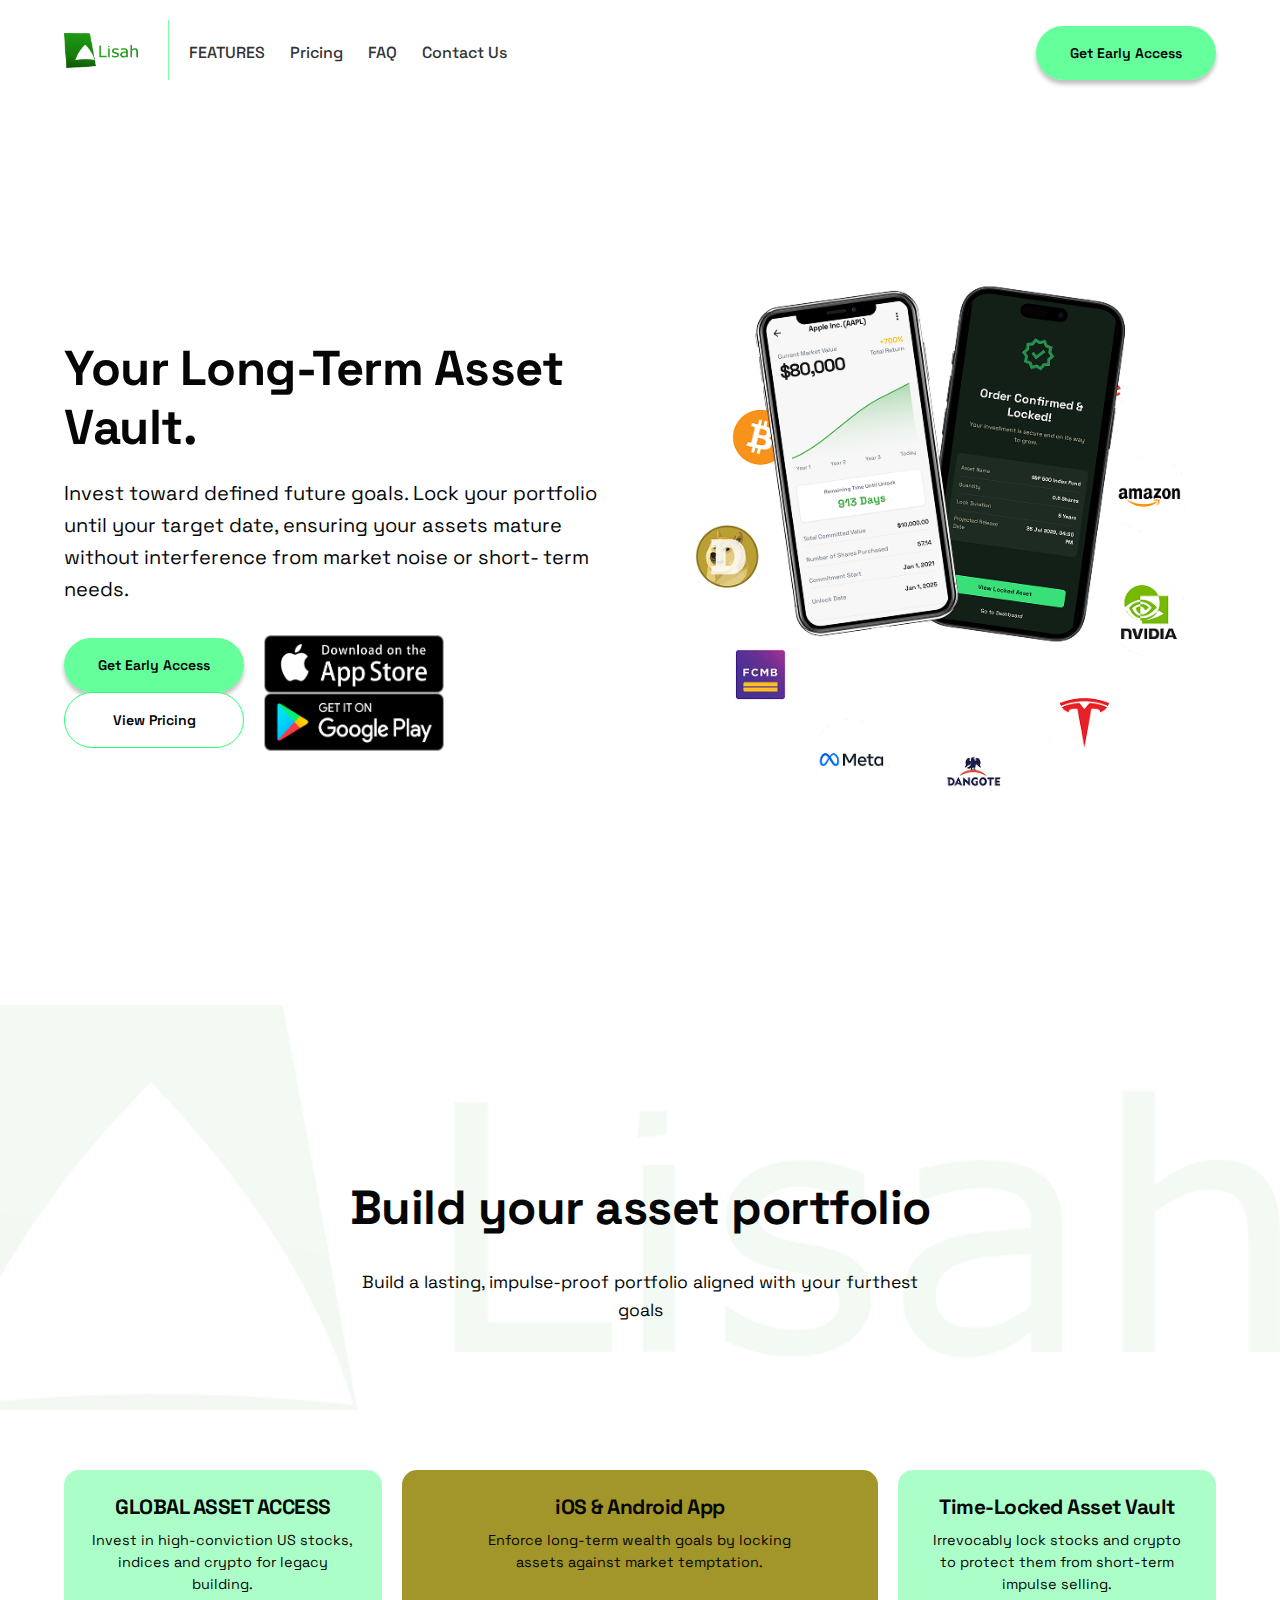
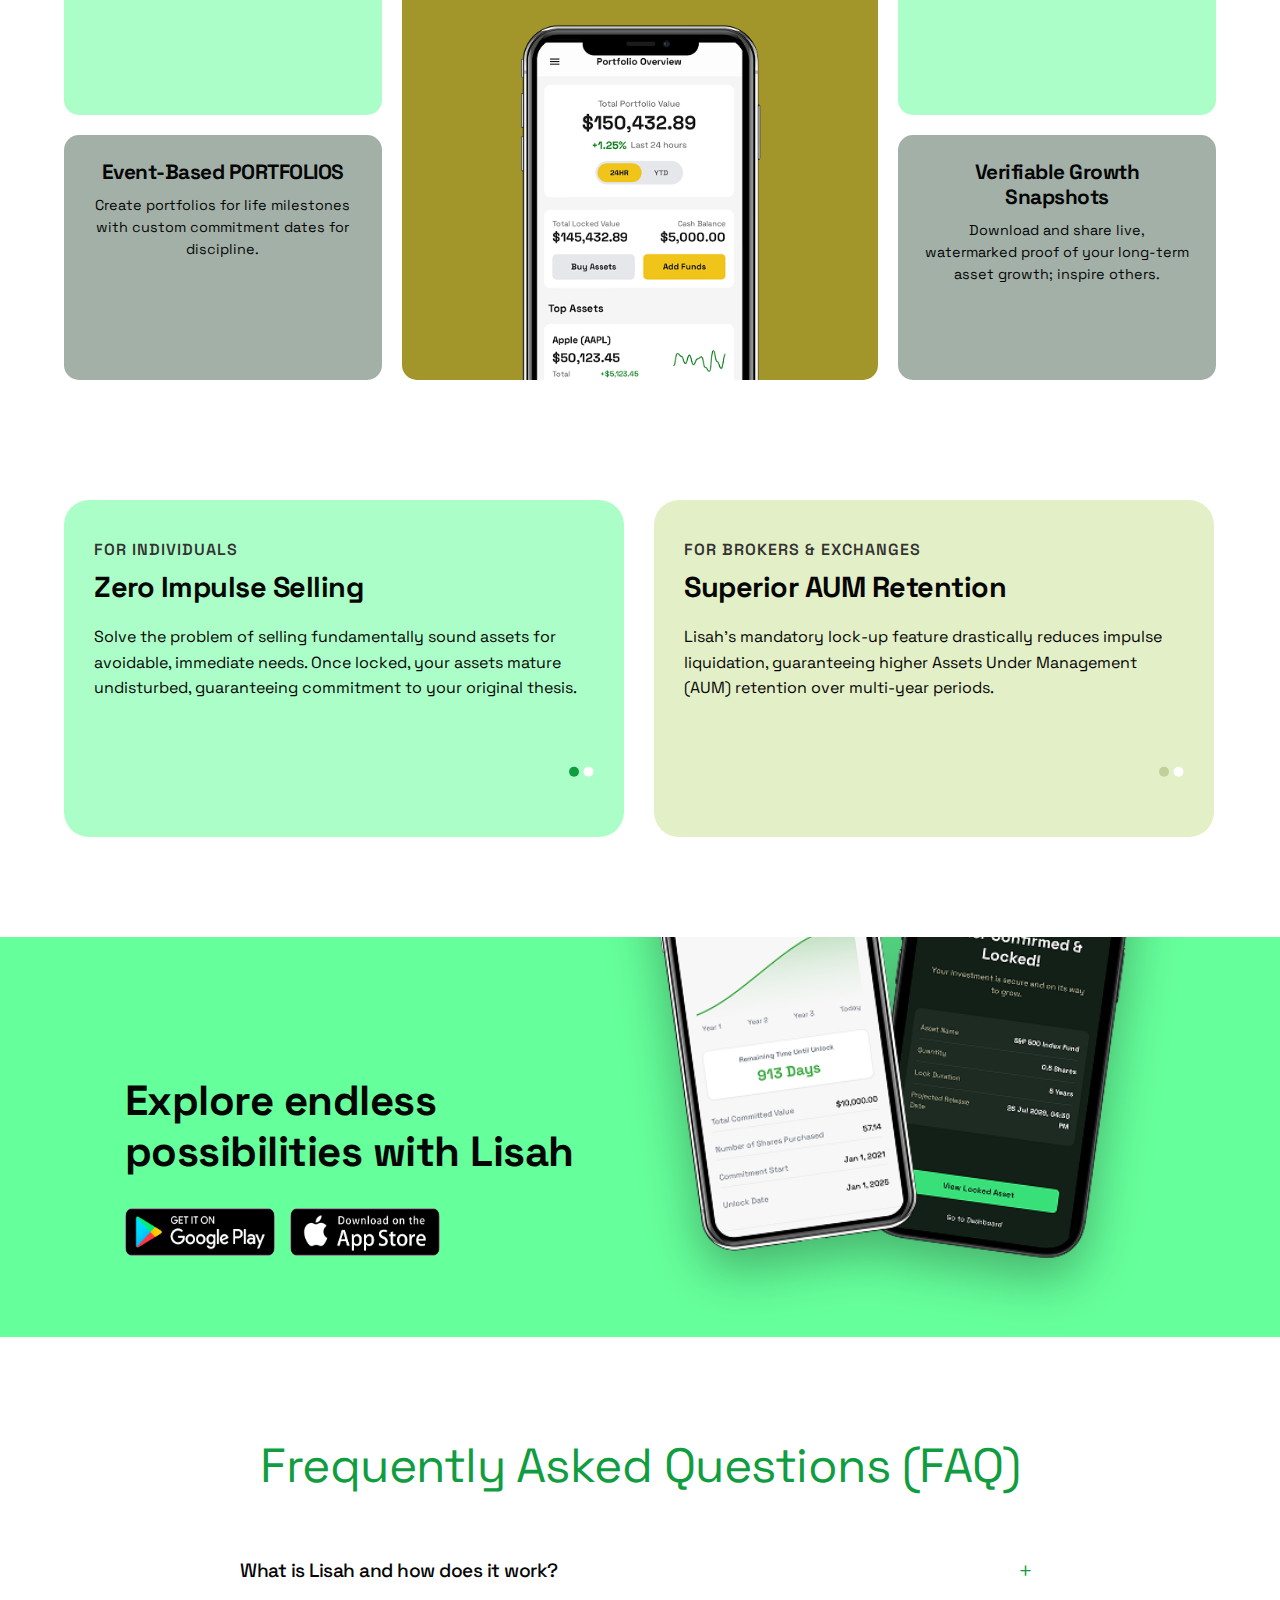
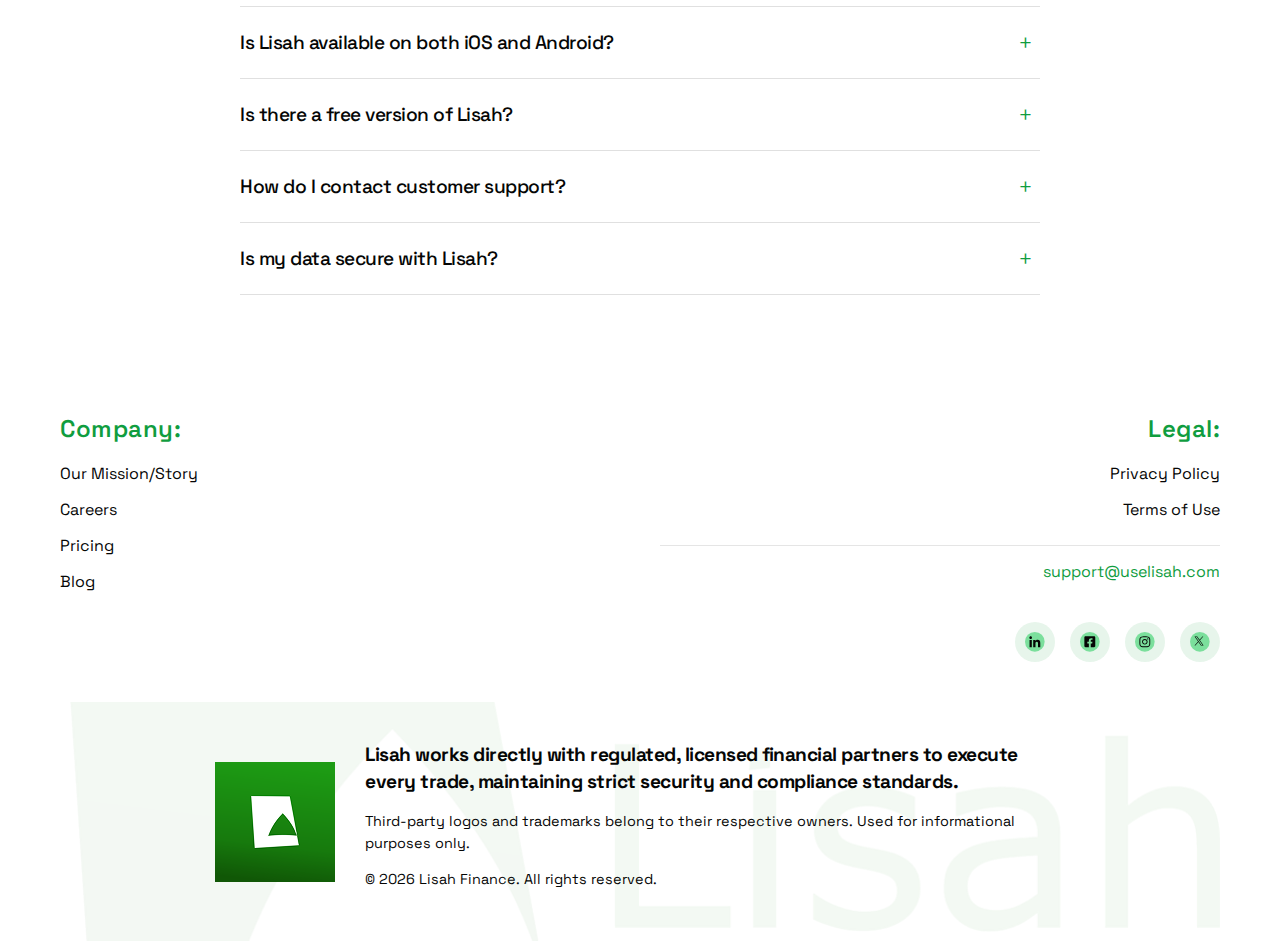
<file: index.html>
<!DOCTYPE html>
<html lang="en">
<head>
    <meta charset="UTF-8">
    <meta name="viewport" content="width=device-width, initial-scale=1.0">
    <title>Lisah Finance</title>
    <link rel="stylesheet" href="https://cdnjs.cloudflare.com/ajax/libs/font-awesome/6.4.0/css/all.min.css">
    <link rel="stylesheet" href="./styles.css">
</head>
<script async src="https://www.googletagmanager.com/gtag/js?id=G-QYB5BD415E"></script>
<script>
  window.dataLayer = window.dataLayer || [];
  function gtag(){dataLayer.push(arguments);}
  gtag('js', new Date());

  gtag('config', 'G-QYB5BD415E');
</script>
<body>
    <!-- NAVIGATION - NO CONTAINER -->
    <nav class="navbar">
        <!-- Desktop Navigation - Everything in one container -->
        <ul class="nav-links">
            <li class="logo-item">
                <img class="logo" src="./images/logo.png" alt="Lisah Finance">
            </li>
            <li><img src="./images/div.png" alt=""></li>
            <li><a href="#features">FEATURES</a></li>
            <li><a href="#pricing">Pricing</a></li>
            <li><a href="#faq">FAQ</a></li>
            <li><a href="#contact">Contact Us</a></li>
            <li class="nav-button-item">
                <button class="nav-button">Get Early Access</button>
            </li>
        </ul>
        
        <!-- Mobile Logo (shown on mobile only) -->
        <img class="mobile-logo" src="./images/logo.png" alt="Lisah Finance">
        
        <!-- Mobile Menu Button -->
        <button class="mobile-menu-btn" id="mobileMenuBtn">
            <i class="fas fa-bars"></i>
        </button>
        
        <!-- Mobile Navigation (hidden by default) -->
        <ul class="mobile-nav-links" id="mobileNavLinks">
            <button class="mobile-close-btn" id="mobileCloseBtn">
                <i class="fas fa-times"></i>
            </button>
            <li><a href="#features">FEATURES</a></li>
            <li><a href="#pricing">Pricing</a></li>
            <li><a href="#faq">FAQ</a></li>
            <li><a href="#contact">Contact Us</a></li>
            <li><button class="mobile-nav-button">Get Early Access</button></li>
        </ul>
    </nav>

    <section class="hero-section">
        <div class="hero-container">
            <!-- Text Content -->
            <div class="hero-content">
                <h1 style="font-size: 49px;">Your Long-Term Asset Vault.</h1>
                <p>Invest toward defined future goals. Lock your portfolio until your target date,
                ensuring your assets mature without interference from market noise or short-
                term needs.</p>
                <div class="hero-buttons">
                    <div class="button-group">
                        <button class="get-button">Get Early Access</button>
                        <button class="pricing-btn">View Pricing</button>
                    </div>
                    <div class="store-buttons-group">
                        <button class="app-store-btn">
                            <img src="./images/app_store.png" alt="Download on App Store">
                        </button>
                        <button class="play-store-btn">
                            <img src="./images/google_play.png" alt="Get on Google Play">
                        </button>
                    </div>
                </div>
            </div>
            
            <!-- Images Container -->
            <div class="hero-images">
                <div class="asset-logos-container">
                    <!-- Asset Logos (rectangular image) -->
                    <img src="./images/asset_logos.png" alt="Asset Logos" class="asset-logos">
                    
                    <!-- Phone Mockup (round image on top) -->
                    <img src="./images/hero_phone_mockup.png" alt="Phone Mockup" class="phone-mockup">
                </div>
            </div>
        </div>
    </section>

    <!-- PORTFOLIO SECTION -->
    <section class="portfolio-section">
        <div class="portfolio-section-content">
            <h2>Build your asset portfolio</h2>
            <p>Build a lasting, impulse-proof portfolio aligned with your furthest goals</p>
        </div>
    </section>
        
    <!-- FEATURES GRID SECTION -->
    <section class="features-grid-section">
        <div class="features-container">
            <!-- Left Top Box -->
            <div class="feature-box feature-left-top">
                <h3>GLOBAL ASSET ACCESS</h3>
                <p>Invest in high-conviction US stocks, indices and crypto for legacy building.</p>
            </div>
            
            <!-- Left Bottom Box -->
            <div class="feature-box feature-left-bottom">
                <h3>Event-Based PORTFOLIOS</h3>
                <p>Create portfolios for life milestones with custom commitment dates for discipline.</p>
            </div>
            
            <!-- Middle Big Box -->
            <div class="feature-box feature-middle">
                <div class="middle-content">
                    <h3>iOS & Android App</h3>
                    <p>Enforce long-term wealth goals by locking assets against market temptation.</p>
                </div>
                <div class="middle-image">
                    <img src="./images/lisah_app_portfolio_overview.png" alt="">
                </div>
            </div>
            
            <!-- Right Top Box -->
            <div class="feature-box feature-right-top">
                <h3>Time-Locked Asset Vault</h3>
                <p>Irrevocably lock stocks and crypto to protect them from short-term impulse selling.</p>
            </div>
            
            <!-- Right Bottom Box -->
            <div class="feature-box feature-right-bottom">
                <h3>Verifiable Growth Snapshots</h3>
                <p>Download and share live, watermarked proof of your long-term asset growth; inspire others.</p>
            </div>
        </div>
    </section>

    <!-- ===== TWO BOX FLEX SECTION ===== -->
    <section class="two-box-section">
        <div class="two-box-container">
            <!-- First Box -->
            <div class="box box-1">
                <div class="box-content">
                    <h3>For Individuals</h3>
                    <h2>Zero Impulse Selling</h2>
                    <p>Solve the problem of selling fundamentally sound assets for avoidable, immediate needs. Once locked, your assets mature undisturbed, guaranteeing commitment to your original thesis.</p>
                </div>
                <div class="box-dots">
                    <img src="./images/Group 427318843.svg" alt="">
                </div>
            </div>

            <!-- Second Box -->
            <div class="box box-2">
                <div class="box-content">
                    <h3>For Brokers & Exchanges</h3>
                    <h2>Superior AUM Retention</h2>
                    <p>Lisah's mandatory lock-up feature drastically reduces impulse liquidation, guaranteeing higher Assets Under Management (AUM) retention over multi-year periods.</p>
                </div>
                <div class="box-dots">
                    <img src="./images/Group 427318846.svg" alt="">
                </div>
            </div>
        </div>
    </section>

    <div class="app-showcase">
        <!-- Decorative background circles -->
        <div class="floating-circle circle-1"></div>
        <div class="floating-circle circle-2"></div>
        <div class="floating-circle circle-3"></div>
        
        <div class="content-container">
            <h1 class="main-heading">Explore endless possibilities with Lisah</h1>
            
            <div class="store-buttons">
                <a href="#" class="store-button">
                    <img src="./images/google_play.png" alt="Download on the App Store">
                </a>
                <a href="#" class="store-button">
                    <img src="./images/app_store.png" alt="Get it on Google Play">
                </a>
            </div>
        </div>
        
        <div class="phone-container">
            <img class="phone-image" src="./images/hero_phone_mockup.png" alt="Lisah App on Phone">
        </div>
    </div>

    <section class="faq-section">
        <div class="faq-title-container">
            <h2 class="faq-title">Frequently Asked Questions (FAQ)</h2>
        </div>
        
        <div class="faq-items">
            <div class="faq-item">
                <div class="faq-question">
                    <h3>What is Lisah and how does it work?</h3>
                    <span class="faq-toggle">+</span>
                </div>
                <div class="faq-answer">
                    <p>Lisah is a revolutionary app that connects users with endless possibilities. It uses advanced AI technology to personalize your experience and help you discover new opportunities.</p>
                </div>
            </div>
            
            <div class="faq-item">
                <div class="faq-question">
                    <h3>Is Lisah available on both iOS and Android?</h3>
                    <span class="faq-toggle">+</span>
                </div>
                <div class="faq-answer">
                    <p>Yes, Lisah is available for download on both the App Store for iOS devices and Google Play Store for Android devices.</p>
                </div>
            </div>
            
            <div class="faq-item">
                <div class="faq-question">
                    <h3>Is there a free version of Lisah?</h3>
                    <span class="faq-toggle">+</span>
                </div>
                <div class="faq-answer">
                    <p>Yes, we offer a free version with basic features. You can upgrade to our premium plan for access to advanced features and unlimited usage.</p>
                </div>
            </div>
            
            <div class="faq-item">
                <div class="faq-question">
                    <h3>How do I contact customer support?</h3>
                    <span class="faq-toggle">+</span>
                </div>
                <div class="faq-answer">
                    <p>You can contact our customer support team through the app's help section or email us at support@lisahapp.com. We typically respond within 24 hours.</p>
                </div>
            </div>
            
            <div class="faq-item">
                <div class="faq-question">
                    <h3>Is my data secure with Lisah?</h3>
                    <span class="faq-toggle">+</span>
                </div>
                <div class="faq-answer">
                    <p>Absolutely. We use end-to-end encryption and follow strict data protection protocols to ensure your personal information remains secure and private.</p>
                </div>
            </div>
        </div>
    </section>

    <section class="footer-section">
        <div class="footer-container">
            <!-- Company Column - LEFT SIDE -->
            <div class="footer-column">
                <h3 class="footer-heading">Company:</h3>
                <ul class="footer-links">
                    <li><a href="/mission">Our Mission/Story</a></li>
                    <li><a href="/careers">Careers</a></li>
                    <li><a href="/pricing">Pricing</a></li>
                    <li><a href="/blog">Blog</a></li>
                </ul>
            </div>
            
            <!-- Legal Column - PUSHED TO FAR RIGHT END -->
            <div class="footer-column">
                <h3 class="footer-heading">Legal:</h3>
                <ul class="footer-links">
                    <li><a href="/privacy">Privacy Policy</a></li>
                    <li><a href="/terms">Terms of Use</a></li>
                </ul>
                
                <div class="support-email">
                     <a href="mailto:support@uselisah.com">support@uselisah.com</a>
                </div>
                
                <!-- Social Media Icons -->
                <div class="social-icons">
                    <a href="https://linkedin.com" class="social-icon" target="_blank" aria-label="LinkedIn">
                        <!-- LinkedIn SVG -->
                        <img src="./images/linked in.svg" alt="">
                    </a>
                    
                    <a href="https://facebook.com" class="social-icon" target="_blank" aria-label="Facebook">
                        <!-- Facebook SVG -->
                        <img src="./images/facebook.svg" alt="">
                    </a>
                    
                    <a href="https://instagram.com" class="social-icon" target="_blank" aria-label="Instagram">
                        <!-- Instagram SVG -->
                        <img src="./images/insta.svg" alt="">
                    </a>
                    
                    <a href="https://twitter.com" class="social-icon" target="_blank" aria-label="X (Twitter)">
                        <!-- X (Twitter) SVG -->
                        <img src="./images/X (former Twitter).svg" alt="">
                    </a>
                </div>
            </div>
        </div>
        <footer>
            <div class="footer-bottom">
                <div class="footer-image">
                    <img src="./images/Lisah_logo_green.png" alt="Lisah">
                </div>
                <div class="footer-content">
                    <h1>Lisah works directly with regulated, licensed financial partners to execute 
                    every trade, maintaining strict security and compliance standards.</h1>
                    <p>Third-party logos and trademarks belong to their respective owners. Used for informational purposes only.</p>
                    <p class="copyright">&copy; <span id="currentYear"></span> Lisah Finance. All rights reserved.</p>
                </div>
            </div>
        </footer>
    </section>

    <script>
        // Mobile Menu Functionality
        const mobileMenuBtn = document.getElementById('mobileMenuBtn');
        const mobileCloseBtn = document.getElementById('mobileCloseBtn');
        const mobileNavLinks = document.getElementById('mobileNavLinks');
        
        // Open mobile menu
        mobileMenuBtn.addEventListener('click', () => {
            mobileNavLinks.style.display = 'flex';
            document.body.style.overflow = 'hidden'; // Prevent scrolling
        });
        
        // Close mobile menu
        mobileCloseBtn.addEventListener('click', () => {
            mobileNavLinks.style.display = 'none';
            document.body.style.overflow = 'auto'; // Restore scrolling
        });
        
        // Close menu when clicking on a link
        mobileNavLinks.querySelectorAll('a').forEach(link => {
            link.addEventListener('click', () => {
                mobileNavLinks.style.display = 'none';
                document.body.style.overflow = 'auto';
            });
        });
        
        // Close menu with Escape key
        document.addEventListener('keydown', (e) => {
            if (e.key === 'Escape' && mobileNavLinks.style.display === 'flex') {
                mobileNavLinks.style.display = 'none';
                document.body.style.overflow = 'auto';
            }
        });
        
        document.addEventListener('DOMContentLoaded', function() {
            const faqItems = document.querySelectorAll('.faq-item');
            
            faqItems.forEach(item => {
                const question = item.querySelector('.faq-question');
                const answer = item.querySelector('.faq-answer');
                const toggle = item.querySelector('.faq-toggle');
                
                question.addEventListener('click', () => {
                    // Check if this item is already active
                    const isActive = item.classList.contains('active');
                    
                    // Close all items first
                    faqItems.forEach(otherItem => {
                        otherItem.classList.remove('active');
                    });
                    
                    // If this wasn't active, open it
                    if (!isActive) {
                        item.classList.add('active');
                    }
                });
            });
        });

        // Auto-update copyright year
        document.addEventListener('DOMContentLoaded', function() {
            const currentYear = new Date().getFullYear();
            const yearElement = document.getElementById('currentYear');
            if (yearElement) {
                yearElement.textContent = currentYear;
            }
        });
    </script>
</body>
</html>
</file>
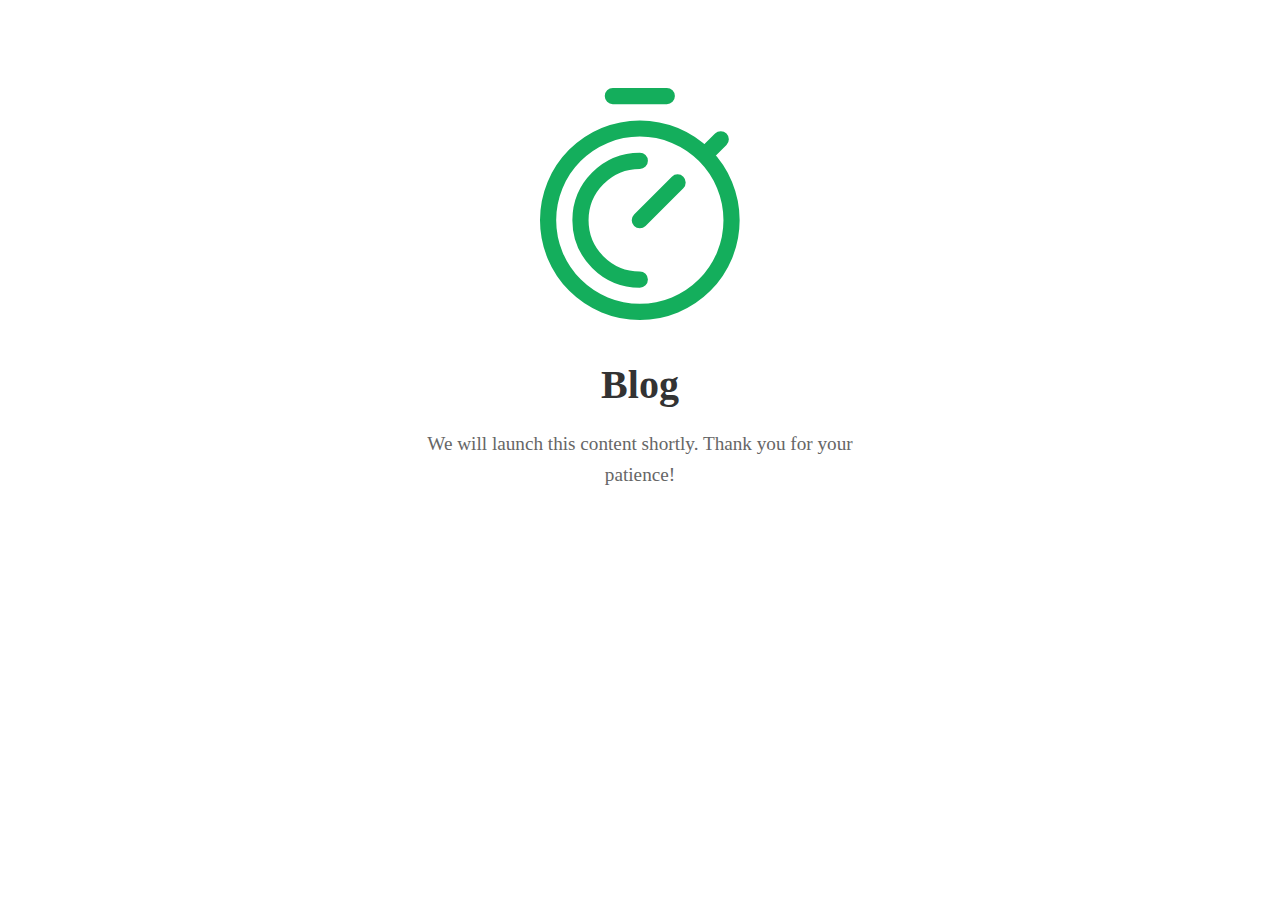
<file: blog.html>
<!DOCTYPE html>
<html lang="en">
<head>
    <meta charset="UTF-8">
    <meta name="viewport" content="width=device-width, initial-scale=1.0">
    <title>Document</title>
</head>
<body>
<style>
/* Mission section styling */
.mission-section {
    text-align: center;
    padding: 80px 20px;
}

.mission {
    max-width: 600px;
    margin: 0 auto;
}

/* Container for image */
.image-container {
    display: flex;
    justify-content: center;
    align-items: center;
    margin-bottom: 40px;
    width: 100%;
}

.group-image {
    display: inline-block;
    max-width: 200px;
    width: 100%;
}

.group-image img {
    width: 100%;
    height: auto;
    display: block;
    margin: 0 auto;
}

/* Text styling */
.welcome-title {
    font-size: 2.5rem;
    color: #333;
    margin-bottom: 20px;
    font-weight: 700;
    line-height: 1.2;
}

.welcome-message {
    font-size: 1.2rem;
    color: #666;
    line-height: 1.6;
    max-width: 500px;
    margin: 0 auto;
}

/* Responsive */
@media (max-width: 768px) {
    .mission-section {
        padding: 60px 15px;
    }
    
    .welcome-title {
        font-size: 2rem;
    }
    
    .welcome-message {
        font-size: 1.1rem;
        max-width: 400px;
    }
    
    .group-image {
        max-width: 180px;
    }
}

@media (max-width: 480px) {
    .mission-section {
        padding: 50px 15px;
    }
    
    .welcome-title {
        font-size: 1.8rem;
    }
    
    .welcome-message {
        font-size: 1rem;
        max-width: 350px;
    }
    
    .group-image {
        max-width: 150px;
    }
    
    .image-container {
        margin-bottom: 30px;
    }
}
</style>

<section class="mission-section">
    <div class="mission">
        <div class="image-container">
            <div class="group-image">
                <img src="./images/Group.svg" alt="Group">
            </div>
        </div>
        <h2 class="welcome-title">Blog</h2>
        <p class="welcome-message">We will launch this content shortly. Thank you for your patience!</p>
    </div>
</section>

</body>
</html>
</file>
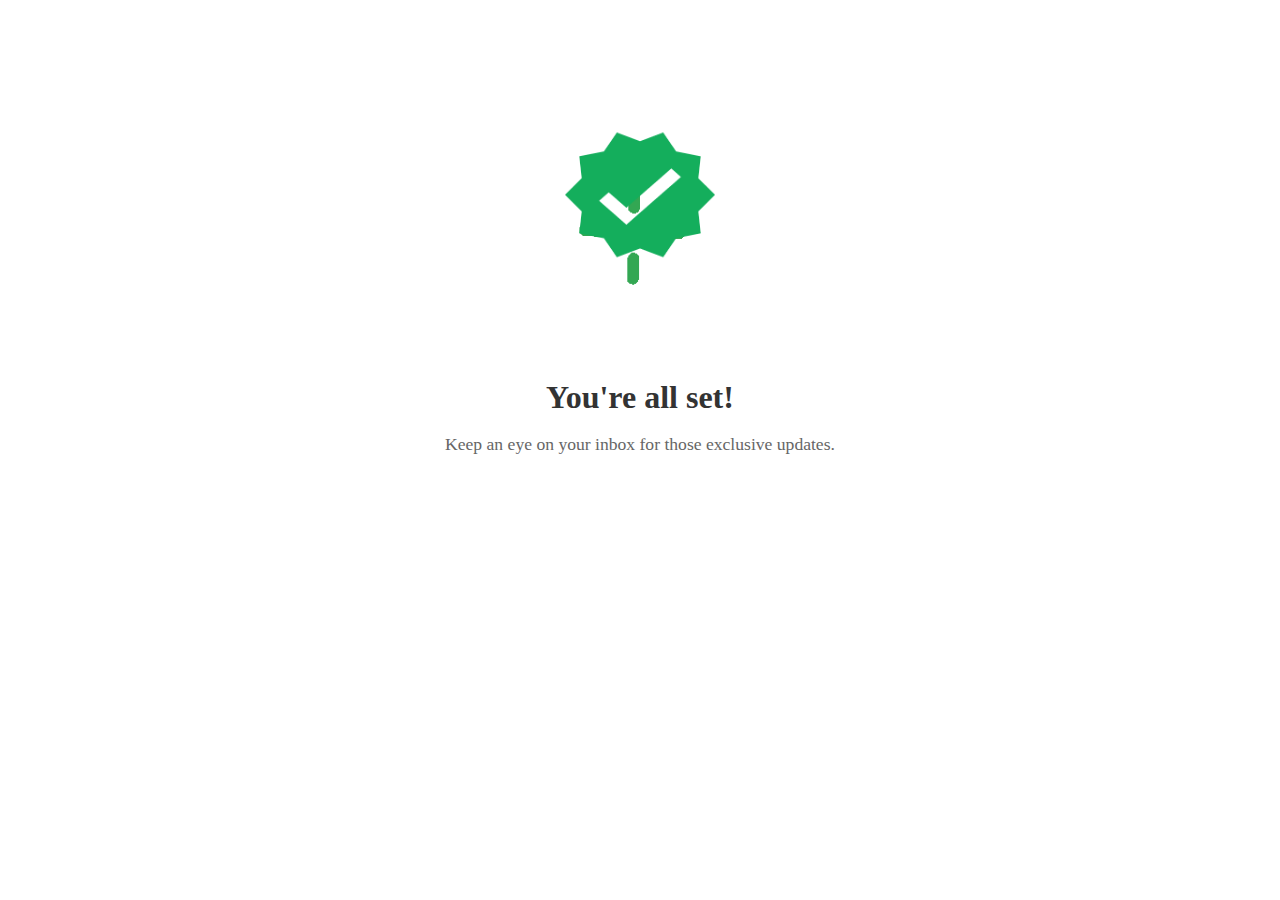
<file: confirm.html>
<!DOCTYPE html>
<html lang="en">
<head>
    <meta charset="UTF-8">
    <meta name="viewport" content="width=device-width, initial-scale=1.0">
    <title>Document</title>
</head>
<body>
<style>
/* Simple version */
.welcome-section {
    text-align: center;
    padding: 60px 20px;
}

.welcome-content {
    max-width: 600px;
    margin: 0 auto;
    position: relative;
}

/* Container for both images */
.image-container {
    position: relative;
    display: inline-block;
    margin-bottom: 30px;
    width: 100%;
    max-width: 400px;
}

.welcome-gif {
    position: relative;
    display: inline-block;
    width: 100%;
    aspect-ratio: 2 / 1;
    overflow: hidden;
    border-radius: 10px;
}

.welcome-gif img {
    width: 100%;
    height: 100%;
    object-fit: cover;
    border-radius: 10px;
    display: block;
}

.vector-image {
    position: absolute;
    top: 50%;
    left: 50%;
    transform: translate(-50%, -50%);
    z-index: 2;
    pointer-events: none;
    width: 40%; /* Reduced from 60% to 40% */
    max-width: 120px; /* Reduced from 180px to 120px */
}

.vector-image img {
    width: 100%;
    height: auto;
    display: block;
}

.welcome-title {
    font-size: 2rem;
    color: #333;
    margin-bottom: 15px;
    font-weight: 600;
}

.welcome-message {
    font-size: 1.1rem;
    color: #666;
    line-height: 1.5;
    max-width: 400px;
    margin: 0 auto;
}

/* Responsive */
@media (max-width: 768px) {
    .welcome-section {
        padding: 40px 15px;
    }
    
    .image-container {
        max-width: 300px;
    }
    
    .welcome-gif {
        aspect-ratio: 2 / 1;
    }
    
    .vector-image {
        width: 35%; /* Reduced from 50% to 35% */
        max-width: 100px; /* Reduced from 140px to 100px */
    }
    
    .welcome-title {
        font-size: 1.8rem;
    }
    
    .welcome-message {
        font-size: 1rem;
    }
}

@media (max-width: 480px) {
    .image-container {
        max-width: 250px;
    }
    
    .vector-image {
        width: 30%; /* Reduced from 45% to 30% */
        max-width: 80px; /* Reduced from 120px to 80px */
    }
    
    .image-container {
        margin-bottom: 25px;
    }
}

@media (min-width: 1200px) {
    .image-container {
        max-width: 500px;
    }
    
    .vector-image {
        max-width: 150px; /* Reduced from 200px to 150px */
    }
}

/* Fallback for older browsers */
@supports not (aspect-ratio: 2 / 1) {
    .welcome-gif {
        position: relative;
        padding-top: 50%;
        height: 0;
    }
    
    .welcome-gif img {
        position: absolute;
        top: 0;
        left: 0;
        width: 100%;
        height: 100%;
        object-fit: cover;
    }
}
</style>

<section class="welcome-section">
    <div class="welcome-content">
        <div class="image-container">
            <div class="welcome-gif">
                <img src="./images/welcome.gif" alt="welcome">
            </div>
            <div class="vector-image">
                <img src="./images/vec.png" alt="vector">
            </div>
        </div>
        <h2 class="welcome-title">You're all set!</h2>
        <p class="welcome-message">Keep an eye on your inbox for those exclusive updates.</p>
    </div>
</section>

</body>
</html>
</file>
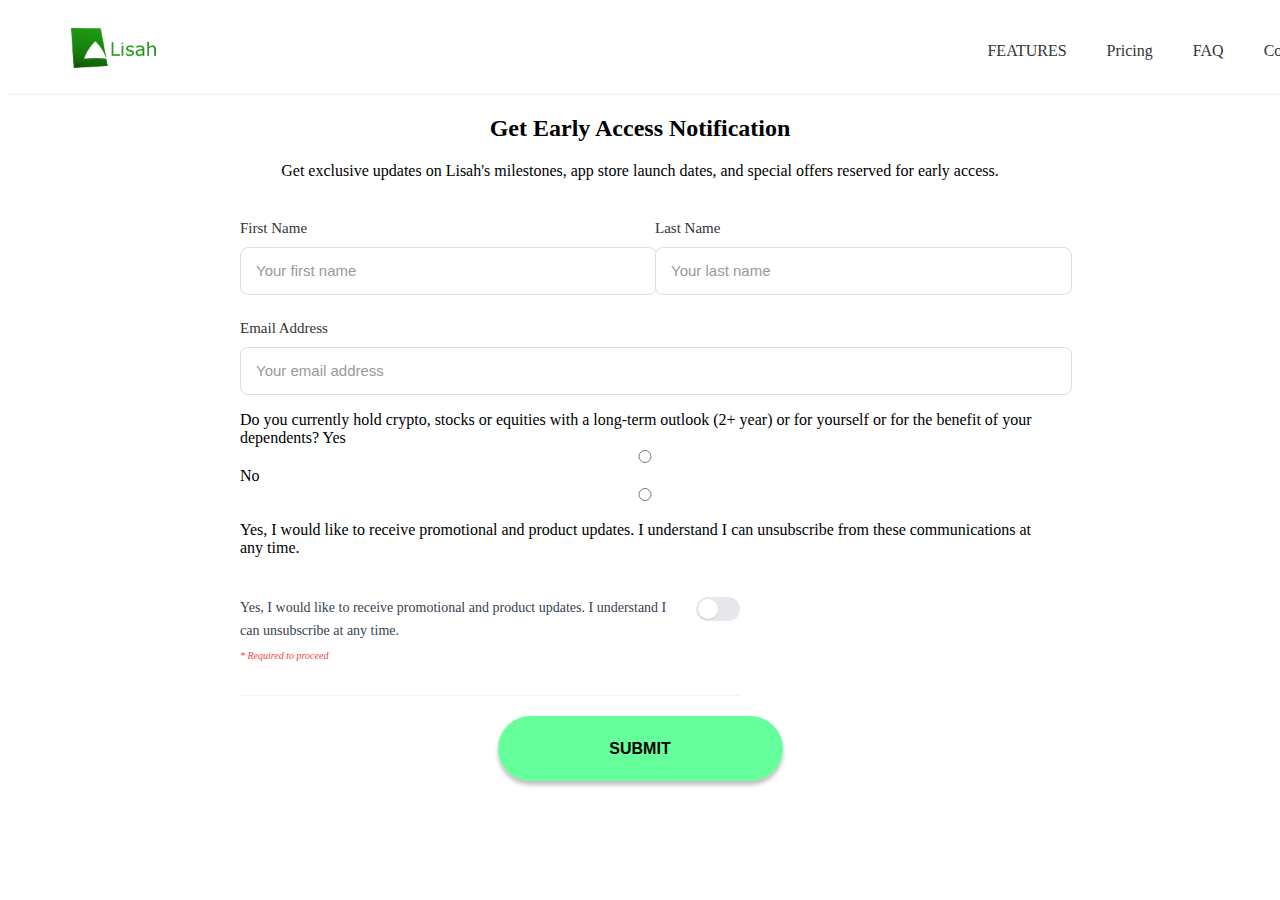
<file: form.html>
<!DOCTYPE html>
<html lang="en">
<head>
    <meta charset="UTF-8">
    <meta name="viewport" content="width=device-width, initial-scale=1.0">
    <title>Document</title>
</head>
<body>
<style>
     /* ===== NAVIGATION - NO CONTAINER ===== */
        .navbar {
            display: flex;
            align-items: center;
            justify-content: space-between;
            padding: 20px 5%;
            background-color: #fff;
            position: sticky;
            top: 0;
            z-index: 1000;
            width: 100%;
            border-bottom: 1px solid #f0f0f0;
        }
        
        .logo {
            font-size: 24px;
            font-weight: bold;
        }
        
        .logo img {
            height: 40px;
            width: auto;
        }
        
        /* Desktop Navigation */
        .nav-links {
            display: flex;
            list-style: none;
            gap: 40px;
            margin: 0;
            padding: 0;
            align-items: center;
        }
        
        .nav-links a {
            text-decoration: none;
            color: #333;
            font-weight: 500;
            font-size: 16px;
            transition: color 0.3s;
        }
        
        .nav-links a:hover {
            color: #26FF72;
        }
        
        .nav-button {
            background-color: #26FF72;
            color: black;
            border: none;
            font-size: 16px;
            font-weight: 600;
            height: 55px;
            padding: 0 30px;
            border-radius: 15px;
            cursor: pointer;
            transition: all 0.3s;
            white-space: nowrap;
        }
        
        .nav-button:hover {
            background-color: #20e065;
            transform: translateY(-2px);
            box-shadow: 0 5px 15px rgba(38, 255, 114, 0.3);
        }
        
        /* ===== MOBILE MENU ===== */
        .mobile-menu-btn {
            display: none;
            background: none;
            border: none;
            font-size: 24px;
            color: #333;
            cursor: pointer;
            z-index: 1001;
        }
        
        .mobile-nav-links {
            display: none;
            position: fixed;
            top: 0;
            left: 0;
            width: 100%;
            height: 100vh;
            background-color: white;
            flex-direction: column;
            justify-content: center;
            align-items: center;
            gap: 30px;
            z-index: 999;
            list-style: none;
            margin: 0;
            padding: 0;
        }
        
        .mobile-nav-links li a {
            text-decoration: none;
            color: #333;
            font-size: 24px;
            font-weight: 500;
            transition: color 0.3s;
        }
        
        .mobile-nav-links li a:hover {
            color: #26FF72;
        }
        
        .mobile-close-btn {
            position: absolute;
            top: 30px;
            right: 5%;
            background: none;
            border: none;
            font-size: 28px;
            color: #333;
            cursor: pointer;
        }
        
        .mobile-nav-button {
            background-color: #26FF72;
            color: black;
            border: none;
            font-size: 18px;
            font-weight: 600;
            padding: 15px 40px;
            border-radius: 15px;
            cursor: pointer;
            margin-top: 20px;
        }
        
        /* ===== RESPONSIVE DESIGN ===== */
        @media (max-width: 1024px) {
            .navbar {
                padding: 20px 30px;
            }
            
            .nav-links {
                gap: 25px;
            }
        }
        
        @media (max-width: 768px) {
            .navbar {
                padding: 15px 20px;
            }
            
            /* Hide desktop navigation */
            .nav-links {
                display: none;
            }
            
            /* Show mobile menu button */
            .mobile-menu-btn {
                display: block;
            }
            
            .logo img {
                height: 35px;
            }
        }
        
        @media (max-width: 480px) {
            .navbar {
                padding: 12px 15px;
            }
            
            .nav-button {
                height: 45px;
                padding: 0 20px;
                font-size: 14px;
            }
            
            .logo img {
                height: 30px;
            }
        }
        .head {
            text-align: center;
        }
/* // FORM // */

.contact-form {
    max-width: 800px;
    margin: 0 auto;
    padding: 20px;
}

.form-row {
    display: flex;
    gap: 30px; /* Increased space between first name and last name */
    margin-bottom: 25px;
}

.form-group {
    position: relative;
    flex: 1;
}

.form-group.full-width {
    flex: 1 0 100%;
}

/* Top labels styling */
.form-group > label {
    display: block;
    margin-bottom: 10px; /* Increased space between label and input */
    font-weight: 500;
    color: #333;
    font-size: 15px; /* Slightly larger label */
    position: static;
    background: transparent;
    padding: 0;
}

.contact-form input {
    width: 100%;
    padding: 14px 15px; /* Slightly reduced padding */
    font-size: 16px;
    border: 1px solid #ddd;
    border-radius: 8px;
    background: #fff;
    transition: all 0.3s ease;
    outline: none;
}

.contact-form input::placeholder {
    color: #999;
    opacity: 1;
    font-size: 15px; /* Slightly smaller placeholder */
}

.contact-form input:focus {
    border-color: #4CAF50;
    box-shadow: 0 0 0 2px rgba(76, 175, 80, 0.1);
}

.contact-form input:focus::placeholder {
    color: #ccc;
}

/* Add some top margin to the whole form for breathing room */
.contact-form {
    margin-top: 20px;
}

/* Responsive design */
@media (max-width: 768px) {
    .form-row {
        flex-direction: column;
        gap: 20px; /* Slightly less gap on mobile */
        margin-bottom: 20px;
    }
    
    .form-group {
        width: 100%;
    }
    
    .form-group > label {
        margin-bottom: 8px;
        font-size: 14px;
    }
    
    .contact-form {
        padding: 15px;
    }
    
    .contact-form input::placeholder {
        font-size: 14px;
    }
}
.centered-viewport {
  display: flex;
  justify-content: center;
  align-items: center;
  height: 100vh; /* Full viewport height */
  width: 100%;
}

.early-access-btn {
  display: flex;
  width: 285px;
  height: 65px;
  padding: 27px 32px;
  justify-content: center;
  align-items: center;
  gap: 4px;
  border-radius: 80px;
  background: rgba(38, 255, 114, 0.71);
  box-shadow: 0 4px 4px 0 rgba(0, 0, 0, 0.25);
  border: none;
  cursor: pointer;
  font-size: 16px;
  font-weight: bold;
  text-transform: uppercase;
  white-space: nowrap;
  color: #000;
  margin: 0 auto;
}

/* Responsive adjustments */
@media (max-width: 768px) {
  .early-access-btn {
    width: 250px;
    height: 60px;
    padding: 25px 28px;
    font-size: 15px;
  }
}

@media (max-width: 480px) {
  .early-access-btn {
    width: 220px;
    height: 55px;
    padding: 22px 24px;
    font-size: 14px;
    border-radius: 70px;
  }
}

@media (max-width: 360px) {
  .early-access-btn {
    width: 200px;
    height: 50px;
    padding: 20px 22px;
    font-size: 13px;
    border-radius: 60px;
  }
}



/* Container and Layout */
.consent-container {
  padding: 1.5rem 0; /* py-6 */
  border-bottom: 1px solid #f3f4f6; /* border-gray-100 */
  max-width: 500px;
}

.consent-flex {
  display: flex;
  justify-content: space-between;
  align-items: flex-start;
  gap: 1.5rem; /* gap-6 */
}

.consent-text {
  font-size: 0.875rem; /* text-sm */
  color: #374151; /* text-gray-700 */
  line-height: 1.625; /* leading-relaxed */
  margin: 0;
}

/* Toggle Switch Core */
.toggle-switch {
  position: relative;
  display: inline-block;
  width: 44px; /* w-11 */
  height: 24px; /* h-6 */
  flex-shrink: 0;
}

/* Hide default checkbox */
.toggle-switch input {
  opacity: 0;
  width: 0;
  height: 0;
}

/* The Slider Track */
.slider {
  position: absolute;
  cursor: pointer;
  top: 0;
  left: 0;
  right: 0;
  bottom: 0;
  background-color: #e5e7eb; /* bg-gray-200 */
  transition: .4s;
  border-radius: 999px; /* rounded-full */
}

/* The Toggle Knob */
.slider:before {
  position: absolute;
  content: "";
  height: 20px; /* h-5 */
  width: 20px; /* w-5 */
  left: 2px;
  bottom: 2px;
  background-color: white;
  transition: .4s;
  border-radius: 50%;
  box-shadow: 0 1px 2px rgba(0,0,0,0.1);
}

/* Checked States */
input:checked + .slider {
  background-color: #4ade80; /* peer-checked:bg-[#4ade80] */
}

input:checked + .slider:before {
  transform: translateX(20px); /* translate-x-full */
}

/* Focus state for accessibility */
input:focus + .slider {
  box-shadow: 0 0 1px #4ade80;
}

/* Required Note */
.required-note {
  font-size: 10px;
  color: #ef4444; /* text-red-500 */
  margin-top: 0.5rem;
  font-style: italic;
}


</style>
   <nav class="navbar">
        <div class="logo">
            <!-- Your logo image will go here -->
            <img src="./images/logo.png" alt="Lisah Finance">
        </div>
        
        <!-- Desktop Navigation -->
        <ul class="nav-links">
            <li><a href="#features">FEATURES</a></li>
            <li><a href="#pricing">Pricing</a></li>
            <li><a href="#faq">FAQ</a></li>
            <li><a href="#contact">Contact Us</a></li>
        </ul>
        
        <!-- Mobile Menu Button -->
        <button class="mobile-menu-btn" id="mobileMenuBtn">
            <i class="fas fa-bars"></i>
        </button>
        
        <!-- Mobile Navigation (hidden by default) -->
        <ul class="mobile-nav-links" id="mobileNavLinks">
            <button class="mobile-close-btn" id="mobileCloseBtn">
                <i class="fas fa-times"></i>
            </button>
            <li><a href="#features">FEATURES</a></li>
            <li><a href="#pricing">Pricing</a></li>
            <li><a href="#faq">FAQ</a></li>
            <li><a href="#contact">Contact Us</a></li>
        </ul>
    </nav>

    <section class="head">
        <h2>
            Get Early Access Notification
        </h2>
        <p>Get exclusive updates on Lisah's milestones, 
            app store launch dates, and special offers reserved for early access.</p>
    </section>

<div class="contact-form">
    <div class="form-row">
        <div class="form-group">
            <label for="firstName">First Name</label>
            <input type="text" id="firstName" placeholder="Your first name" required>
        </div>
        <div class="form-group">
            <label for="lastName">Last Name</label>
            <input type="text" id="lastName" placeholder="Your last name" required>
        </div>
    </div>
    <div class="form-group full-width">
        <label for="email">Email Address</label>
        <input type="email" id="email" placeholder="Your email address" required>
    </div>

    <p>
        Do you currently hold crypto, stocks or equities with a long-term outlook 
        (2+ year) or for yourself or for the benefit of your dependents?
        Yes<input type="radio">  No<input type="radio">

    </p>
    <p>
        Yes, I would like to receive promotional and product updates. 
        I understand I can unsubscribe from these communications at any time.
    </p>
     <div class="consent-container">
  <div class="consent-flex">
    <p class="consent-text">
      Yes, I would like to receive promotional and product updates. 
      I understand I can unsubscribe at any time.
    </p>

    <label class="toggle-switch">
      <input type="checkbox" id="promo-consent" required>
      <span class="slider"></span>
    </label>
  </div>
  <p class="required-note">* Required to proceed</p>
</div>
</div>

    <button class="early-access-btn">
    Submit
    </button>

   

</body>
</html>
</file>
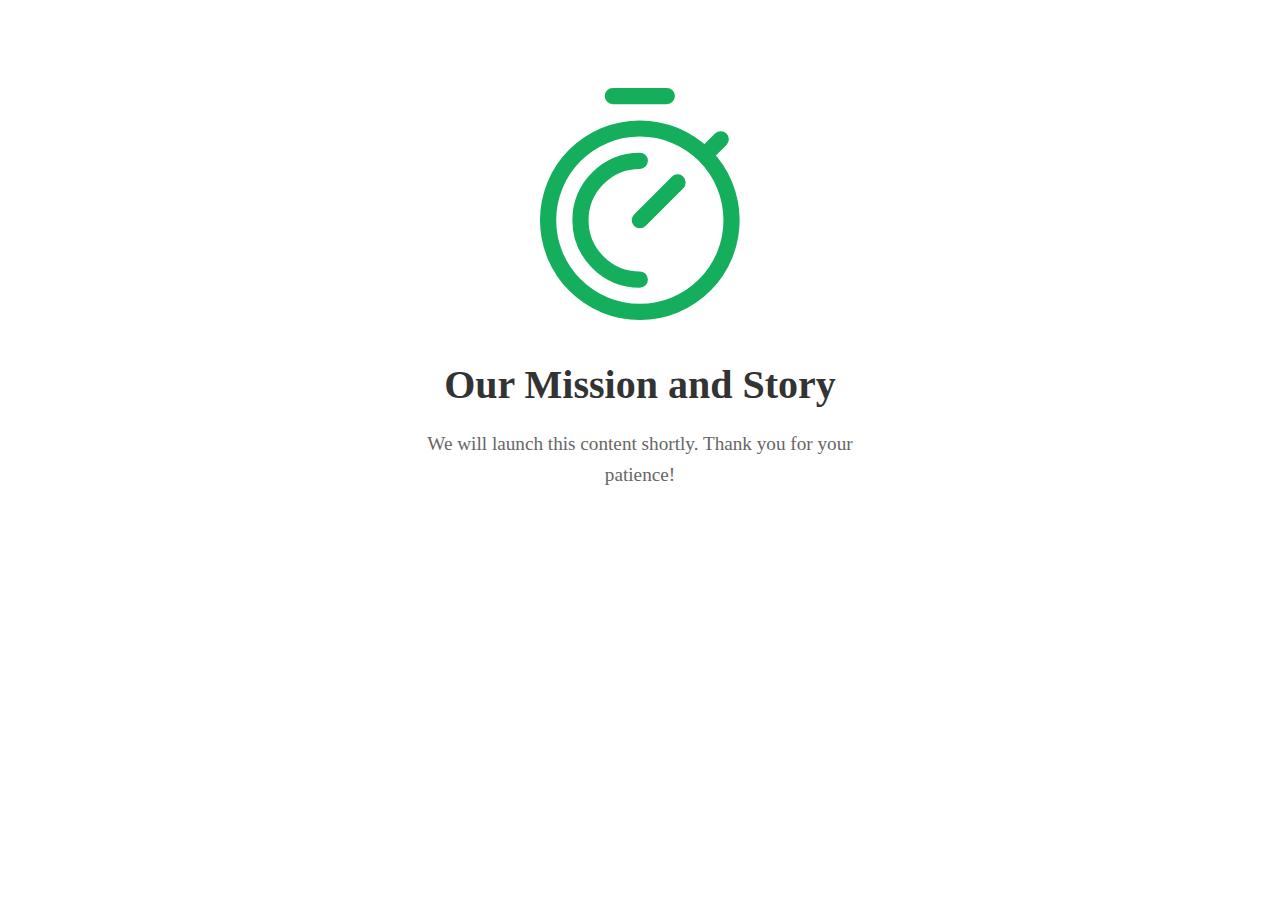
<file: mission.html>
<!DOCTYPE html>
<html lang="en">
<head>
    <meta charset="UTF-8">
    <meta name="viewport" content="width=device-width, initial-scale=1.0">
    <title>Document</title>
</head>
<body>
<style>
/* Mission section styling */
.mission-section {
    text-align: center;
    padding: 80px 20px;
}

.mission {
    max-width: 600px;
    margin: 0 auto;
}

/* Container for image */
.image-container {
    display: flex;
    justify-content: center;
    align-items: center;
    margin-bottom: 40px;
    width: 100%;
}

.group-image {
    display: inline-block;
    max-width: 200px;
    width: 100%;
}

.group-image img {
    width: 100%;
    height: auto;
    display: block;
    margin: 0 auto;
}

/* Text styling */
.welcome-title {
    font-size: 2.5rem;
    color: #333;
    margin-bottom: 20px;
    font-weight: 700;
    line-height: 1.2;
}

.welcome-message {
    font-size: 1.2rem;
    color: #666;
    line-height: 1.6;
    max-width: 500px;
    margin: 0 auto;
}

/* Responsive */
@media (max-width: 768px) {
    .mission-section {
        padding: 60px 15px;
    }
    
    .welcome-title {
        font-size: 2rem;
    }
    
    .welcome-message {
        font-size: 1.1rem;
        max-width: 400px;
    }
    
    .group-image {
        max-width: 180px;
    }
}

@media (max-width: 480px) {
    .mission-section {
        padding: 50px 15px;
    }
    
    .welcome-title {
        font-size: 1.8rem;
    }
    
    .welcome-message {
        font-size: 1rem;
        max-width: 350px;
    }
    
    .group-image {
        max-width: 150px;
    }
    
    .image-container {
        margin-bottom: 30px;
    }
}
</style>

<section class="mission-section">
    <div class="mission">
        <div class="image-container">
            <div class="group-image">
                <img src="./images/Group.svg" alt="Group">
            </div>
        </div>
        <h2 class="welcome-title">Our Mission and Story</h2>
        <p class="welcome-message">We will launch this content shortly. Thank you for your patience!</p>
    </div>
</section>

</body>
</html>
</file>
<file: styles.css>
/* ===== GOOGLE FONT IMPORT ===== */
@import url('https://fonts.googleapis.com/css2?family=Space+Grotesk:wght@300..700&display=swap');

/* ===== RESET & BASE ===== */
* { 
    margin: 0; 
    padding: 0; 
    box-sizing: border-box; 
}

body { 
    font-family: "Space Grotesk", -apple-system, BlinkMacSystemFont, sans-serif;
    background-color: #fff;
    overflow-x: hidden;
}

/* ===== GLOBAL TYPOGRAPHY ===== */
p {
    color: #050605;
    font-family: "Space Grotesk";
    font-size: 18px;
    font-style: normal;
    font-weight: 400;
    line-height: 1.6;
    margin-bottom: 1rem;
}

h1, h2, h3, h4, h5, h6 {
    color: #050605;
    font-family: "Space Grotesk";
    font-style: normal;
    font-weight: 700;
    line-height: 1.2;
    letter-spacing: -0.5px;
    margin-bottom: 1rem;
}

/* Proper heading sizes */
h1 { font-size: 2.5rem; }
h2 { font-size: 2rem; }
h3 { font-size: 1.75rem; }
h4 { font-size: 1.5rem; }
h5 { font-size: 1.25rem; }
h6 { font-size: 1rem; }

/* ===== NAVIGATION ===== */
.navbar {
    display: flex;
    align-items: center;
    justify-content: space-between;
    padding: 15px 5%;
    background-color: #fff;
    position: sticky;
    top: 0;
    z-index: 1000;
    width: 100%;
}

.logo {
    font-family: "Space Grotesk";
    font-size: 24px;
    font-weight: bold;
}

.logo img {
    height: 35px;
    width: auto;
}

/* Desktop Navigation */
.navbar {
    display: flex;
    align-items: center;
    justify-content: space-between;
    padding: 20px 5%;
    background-color: #fff;
    position: sticky;
    top: 0;
    z-index: 1000;
    width: 100%;
}

/* Remove the separate .logo class since logo is now in nav-links */
.nav-links {
    display: flex;
    list-style: none;
    align-items: center;
    margin: 0;
    padding: 0;
    width: 100%; /* Take full width */
}

/* Style the logo inside nav-links */
.nav-links .logo-item {
    margin-right: 30px; /* Space after logo */
}

.nav-links .logo {
    height: 35px; /* Adjust as needed */
    width: auto;
}

/* Style the decorative image */
.nav-links li:has(img[src="./images/div.png"]) {
    margin-right: 20px; /* Space after decorative image */
}

/* Style all navigation links */
.nav-links li {
    margin-right: 25px; /* Space between all items */
}

.nav-links li:last-child {
    margin-right: 0;
}

.nav-links a {
    text-decoration: none;
    color: #333;
    font-family: "Space Grotesk";
    font-weight: 500;
    font-size: 16px;
    transition: color 0.3s;
    white-space: nowrap;
}

.nav-links a:hover {
    color: #26FF72;
}

/* Style the button container */
.nav-button-item {
    margin-left: auto; /* This pushes button to right */
    margin-right: 0 !important; /* Ensure no right margin */
}

.nav-button {
    display: flex;
    width: 180px;
    height: 50px;
    padding: 27px 32px;
    justify-content: center;
    align-items: center;
    gap: 4px;
    border-radius: 80px;
    background: rgba(38, 255, 114, 0.71);
    box-shadow: 0 4px 4px 0 rgba(0, 0, 0, 0.25);
    color: black;
    border: none;
    font-family: "Space Grotesk";
    font-size: 14px;
    font-weight: 600;
    cursor: pointer;
    transition: all 0.3s;
    white-space: nowrap;
}

.nav-button:hover {
    background: rgba(38, 255, 114, 0.85);
    transform: translateY(-2px);
}

.nav-button:active {
    transform: translateY(1px);
    box-shadow: 0 2px 2px 0 rgba(0, 0, 0, 0.25);
}

/* ===== MOBILE NAVIGATION ===== */
/* Mobile Navigation Container */
.mobile-nav-container {
    display: none; /* Hidden by default, shown on mobile */
}

/* Mobile menu button - positioned to the right */
.mobile-menu-btn {
    display: none;
    background: none;
    border: none;
    font-size: 24px;
    color: #333;
    cursor: pointer;
    z-index: 1001;
    padding: 8px;
    margin-left: auto; /* Push to far right */
}

/* Mobile logo - shown in navbar on mobile */
.mobile-logo {
    display: none;
    height: 30px;
    width: auto;
}

.mobile-nav-links {
    display: none;
    position: fixed;
    top: 0;
    left: 0;
    width: 100%;
    height: 100vh;
    background: linear-gradient(135deg, rgba(38, 255, 114, 0.95), rgba(16, 157, 63, 0.95));
    flex-direction: column;
    justify-content: flex-start;
    align-items: center;
    gap: 25px;
    z-index: 999;
    list-style: none;
    margin: 0;
    padding: 80px 20px 40px 20px;
    overflow-y: auto;
    box-shadow: 0 4px 4px 0 rgba(0, 0, 0, 0.25);
}

.mobile-nav-links.active {
    display: flex;
}

/* Mobile menu items */
.mobile-nav-links li {
    width: 100%;
    text-align: center;
}

.mobile-nav-links li a {
    text-decoration: none;
    color: #fff;
    font-family: "Space Grotesk";
    font-size: 22px;
    font-weight: 600;
    transition: all 0.3s ease;
    display: block;
    padding: 15px 20px;
    border-radius: 10px;
    width: 100%;
    max-width: 280px;
    margin: 0 auto;
}

.mobile-nav-links li a:hover,
.mobile-nav-links li a:active {
    background-color: rgba(255, 255, 255, 0.2);
    color: #fff;
    transform: translateY(-2px);
}

/* Mobile close button */
.mobile-close-btn {
    position: absolute;
    top: 25px;
    right: 20px;
    background: rgba(255, 255, 255, 0.2);
    border: 2px solid rgba(255, 255, 255, 0.3);
    border-radius: 50%;
    font-size: 24px;
    color: white;
    cursor: pointer;
    z-index: 1002;
    width: 50px;
    height: 50px;
    display: flex;
    align-items: center;
    justify-content: center;
    transition: all 0.3s ease;
}

.mobile-close-btn:hover {
    background: rgba(255, 255, 255, 0.3);
    transform: rotate(90deg);
}

/* Mobile button */
.mobile-nav-button {
    background-color: white;
    color: #109D3F;
    border: none;
    font-family: "Space Grotesk";
    font-size: 18px;
    font-weight: 700;
    padding: 16px 40px;
    border-radius: 25px;
    cursor: pointer;
    margin-top: 30px;
    transition: all 0.3s ease;
    box-shadow: 0 5px 15px rgba(0, 0, 0, 0.1);
    width: 100%;
    max-width: 280px;
}

.mobile-nav-button:hover {
    background-color: #f0f0f0;
    transform: translateY(-3px);
    box-shadow: 0 8px 20px rgba(0, 0, 0, 0.15);
}

/* ===== HERO BUTTONS ===== */
.hero-buttons {
    display: flex;
    gap: 20px;
    flex-wrap: wrap;
    align-items: center;
}

.get-button {
    display: flex;
    width: 180px;
    height: 50px;
    padding: 27px 32px;
    justify-content: center;
    align-items: center;
    gap: 4px;
    border-radius: 80px;
    background: rgba(38, 255, 114, 0.71);
    box-shadow: 0 4px 4px 0 rgba(0, 0, 0, 0.25);
    color: black;
    border: none;
    font-family: "Space Grotesk";
    font-size: 14px;
    font-weight: 600;
    cursor: pointer;
    transition: all 0.3s;
    white-space: nowrap;
}

.pricing-btn {
    display: flex;
    padding: 27px 32px;
    justify-content: center;
    align-items: center;
    gap: 4px;
    width: 180px;
    height: 50px;
    border-radius: 80px;
    background: white;
    border: solid #26FF72 thin;
    font-family: "Space Grotesk";
    font-size: 14px;
    font-weight: 600;
    cursor: pointer;
    transition: all 0.3s;
    white-space: nowrap;
}

.app-store-btn,
.play-store-btn {
    display: flex;
    align-items: center;
    justify-content: center;
    padding: 0;
    border: none;
    background: none;
    cursor: pointer;
    transition: transform 0.3s ease;
}

.app-store-btn:hover,
.play-store-btn:hover {
    transform: translateY(-2px);
}

.app-store-btn img,
.play-store-btn img {
    width: 180px;
    height: auto;
    display: block;
}

/* ===== HERO SECTION ===== */
.hero-section {
    padding: 40px 5% 60px;
    display: flex;
    align-items: center;
    min-height: auto;
    background: #fff;
}

.hero-container {
    display: grid;
    grid-template-columns: 1fr 1fr;
    gap: 40px;
    max-width: 1400px;
    margin: 0 auto;
    align-items: center;
    width: 100%;
}

/* Hero Content - Left Side */
.hero-content {
    padding-right: 20px;
}

.hero-content h1 {
    font-family: "Space Grotesk";
    font-size: 36px;
    font-weight: 800;
    line-height: 1.2;
    margin-bottom: 20px;
    color: #050605;
}

.hero-content p {
    font-family: "Space Grotesk";
    font-size: 1rem;
    line-height: 1.6;
    margin-bottom: 30px;
    color: #050605;
    max-width: 100%;
}

/* Hero Images */
.hero-images {
    position: relative;
    display: flex;
    justify-content: center;
    align-items: center;
    min-height: 500px;
    padding-top: 40px;
}

.asset-logos-container {
    position: relative;
    display: flex;
    justify-content: center;
    align-items: center;
    width: 100%;
    max-width: 500px;
    margin: 0 auto;
}

.asset-logos {
    width: 100%;
    height: auto;
    display: block;
}

.phone-mockup {
    position: absolute;
    top: -40px;
    left: 50%;
    transform: translateX(-50%);
    width: 70%;
    max-width: 300px;
    height: auto;
    z-index: 1;
}

/* ===== PORTFOLIO SECTION ===== */
.portfolio-section {
    position: relative;
    text-align: center;
    background-image: url(./images/Lisah_logo_green_3.png);
    background-size: cover;
    background-position: center;
    background-repeat: no-repeat;
    width: 100%;
    margin: 0;
    padding: 60px 20px;
    min-height: 300px;
    display: flex;
    align-items: center;
    justify-content: center;
}

.portfolio-section h2 {
    font-family: "Space Grotesk";
    font-size: 2rem;
    font-weight: 800;
    margin-bottom: 20px;
    color: #050605;
    text-align: center;
}

.portfolio-section p {
    font-family: "Space Grotesk";
    font-size: 1.1rem;
    line-height: 1.6;
    color: #050605;
    text-align: center;
    max-width: 600px;
    margin: 0 auto;
}

/* ===== FEATURES GRID SECTION ===== */
.features-grid-section {
    padding: 60px 5%;
    max-width: 1400px;
    margin: 0 auto;
}

.features-container {
    display: grid;
    grid-template-columns: 1fr;
    gap: 20px;
    height: auto;
}

.feature-box {
    background-color: #f8f9fa;
    border-radius: 15px;
    padding: 25px;
    display: flex;
    flex-direction: column;
    text-align: center;
    min-height: 200px;
}

.feature-box-content {
    margin-top: auto;
    text-align: center;
    width: 100%;
}

.feature-left-top {
    background-color: rgba(166, 254, 196, 0.93);
}

.feature-left-bottom {
    background-color: rgba(3, 41, 18, 0.37);
}

.feature-middle {
    background-color: #A29529;
    padding: 0;
    min-height: 350px;
}

.middle-content {
    text-align: center;
    padding: 25px 25px 15px 25px;
    margin-bottom: 0;
}

.middle-content h3 {
    font-family: "Space Grotesk";
    font-size: 1.5rem;
    font-weight: 700;
    margin-bottom: 15px;
    color: #050605;
}

.middle-content p {
    font-family: "Space Grotesk";
    font-size: 1rem;
    line-height: 1.5;
    color: #050605;
    max-width: 350px;
    margin: 0 auto;
}

.middle-image {
    flex: 1;
    display: flex;
    align-items: center;
    justify-content: center;
    border-radius: 0 0 15px 15px;
    padding: 0;
    overflow: hidden;
    background-color: transparent;
}

.middle-image img {
    width: 100%;
    height: 100%;
    object-fit: contain;
    object-position: center top;
    display: block;
    border-radius: 0 0 15px 15px;
}

.feature-right-top {
    background-color: rgba(166, 254, 196, 0.93);
}

.feature-right-bottom {
    background-color: rgba(3, 41, 18, 0.37);
}

.feature-box h3 {
    font-family: "Space Grotesk";
    font-size: 1.3rem;
    font-weight: 700;
    margin-bottom: 10px;
    color: #050605;
}

.feature-box p {
    font-family: "Space Grotesk";
    font-size: 0.9rem;
    line-height: 1.5;
    color: #050605;
}

/* ===== TWO BOX FLEX SECTION ===== */
.two-box-section {
    padding: 60px 5%;
    max-width: 1400px;
    margin: 0 auto;
}

.two-box-container {
    display: flex;
    flex-direction: column;
    gap: 30px;
    align-items: stretch;
}

.box {
    border-radius: 25px;
    padding: 40px 30px;
    display: flex;
    flex-direction: column;
    position: relative;
    min-height: 300px;
}

.box-1 {
    background-color: rgba(166, 254, 196, 0.93);
}

.box-2 {
    background-color: #E3EFC6;
}

.box-content {
    flex-grow: 1;
}

.box-content h3 {
    font-family: "Space Grotesk";
    font-size: 1rem;
    font-weight: 600;
    color: #333;
    margin-bottom: 10px;
    text-transform: uppercase;
    letter-spacing: 1px;
}

.box-content h2 {
    font-family: "Space Grotesk";
    font-size: 1.8rem;
    font-weight: 700;
    color: #050605;
    margin-bottom: 20px;
    line-height: 1.2;
}

.box-content p {
    font-family: "Space Grotesk";
    font-size: 1rem;
    line-height: 1.6;
    color: #050605;
    max-width: 500px;
}

.box-dots {
    display: flex;
    gap: 10px;
    margin-top: 30px;
    align-items: center;
    justify-content: flex-end;
}

.box-dots img {
    width: 25px;
    height: 50px;
    border-radius: 50%;
}

/* ===== APP SHOWCASE ===== */
.app-showcase {
    background: rgba(38, 255, 114, 0.71);
    width: 100%;
    height: auto;
    min-height: 400px;
    position: relative;
    display: flex;
    flex-direction: column;
    align-items: center;
    justify-content: center;
    padding: 40px 20px;
    margin: 40px auto;
    overflow: hidden;
}

.content-container {
    display: flex;
    flex-direction: column;
    align-items: center;
    max-width: 500px;
    z-index: 2;
    text-align: center;
    margin-bottom: 30px;
}

.main-heading {
    font-family: "Space Grotesk";
    font-size: 2rem;
    font-weight: 700;
    color: #050605;
    margin-bottom: 30px;
    line-height: 1.2;
    text-align: center;
}

.store-buttons {
    display: flex;
    gap: 15px;
    justify-content: center;
    flex-wrap: wrap;
}

.store-button {
    width: 150px;
    height: 50px;
    border-radius: 10px;
    overflow: hidden;
    transition: transform 0.3s ease;
}

.store-button:hover {
    transform: translateY(-3px);
}

.store-button img {
    width: 100%;
    height: 100%;
    object-fit: contain;
}

.phone-container {
    position: relative;
    z-index: 3;
    display: flex;
    align-items: center;
    justify-content: center;
    margin-top: 20px;
}

.phone-image {
    width: auto;
    height: 300px;
    filter: drop-shadow(0 20px 25px rgba(0, 0, 0, 0.3));
    object-fit: contain;
}

/* ===== FAQ SECTION ===== */
.faq-section {
    display: flex;
    flex-direction: column;
    align-items: center;
    width: 100%;
    padding: 60px 20px;
    background: #fff;
}

.faq-title-container {
    display: flex;
    flex-direction: column;
    justify-content: center;
    align-items: center;
    margin-bottom: 40px;
    width: 100%;
    text-align: center;
}

.faq-title {
    color: #109D3F;
    text-align: center;
    font-family: "Space Grotesk";
    font-size: 2.5rem;
    font-weight: 400;
    line-height: 1.2;
    margin: 0;
}

.faq-items {
    width: 100%;
    max-width: 800px;
}

.faq-item {
    border-bottom: 1px solid #e0e0e0;
    overflow: hidden;
}

.faq-question {
    display: flex;
    justify-content: space-between;
    align-items: center;
    cursor: pointer;
    padding: 20px 0;
    transition: background-color 0.3s ease;
}

.faq-question:hover {
    background-color: rgba(16, 157, 63, 0.05);
}

.faq-question h3 {
    color: #050605;
    font-family: "Space Grotesk";
    font-size: 1.2rem;
    font-weight: 500;
    margin: 0;
    transition: color 0.3s ease;
    flex: 1;
    text-align: left;
}

.faq-toggle {
    font-family: "Space Grotesk";
    font-size: 24px;
    color: #109D3F;
    transition: transform 0.3s ease;
    font-weight: 300;
    min-width: 30px;
    text-align: center;
}

.faq-item.active .faq-toggle {
    transform: rotate(45deg);
}

.faq-answer {
    max-height: 0;
    overflow: hidden;
    transition: max-height 0.5s cubic-bezier(0.4, 0, 0.2, 1), padding 0.3s ease;
    padding: 0;
}

.faq-item.active .faq-answer {
    max-height: 500px;
    padding: 0 0 20px 0;
}

.faq-answer p {
    color: #666;
    font-family: "Space Grotesk";
    font-size: 1rem;
    line-height: 1.6;
    margin: 0;
}

/* ===== FOOTER SECTION ===== */
.footer-section {
    padding: 60px 20px 0 20px;
    width: 100%;
    max-width: 1200px;
    margin: 0 auto;
}

.footer-container {
    display: flex;
    flex-direction: column;
    gap: 40px;
    margin-bottom: 40px;
}

.footer-column {
    width: 100%;
}

.footer-heading {
    color: #109D3F;
    font-family: "Space Grotesk";
    font-size: 1.5rem;
    font-weight: 600;
    margin-bottom: 20px;
    letter-spacing: 0.5px;
}

.footer-links {
    list-style: none;
    padding: 0;
    margin: 0;
}

.footer-links li {
    margin-bottom: 15px;
}

.footer-links a {
    color: #050605;
    text-decoration: none;
    font-family: "Space Grotesk";
    font-size: 1rem;
    font-weight: 400;
    transition: all 0.3s ease;
    display: inline-block;
}

.footer-links a:hover {
    color: #109D3F;
    transform: translateX(5px);
}

.support-email {
    color: #050605;
    font-family: "Space Grotesk";
    font-size: 1rem;
    margin-top: 25px;
    padding: 15px 0;
    border-top: 1px solid rgba(0, 0, 0, 0.1);
}

.support-email a {
    color: #109D3F;
    text-decoration: none;
    transition: all 0.3s ease;
}

.support-email a:hover {
    color: #050605;
    text-decoration: underline;
}

.social-icons {
    display: flex;
    gap: 15px;
    margin-top: 25px;
    justify-content: flex-start;
}

.social-icon {
    width: 40px;
    height: 40px;
    display: flex;
    align-items: center;
    justify-content: center;
    background: rgba(16, 157, 63, 0.1);
    border-radius: 50%;
    transition: all 0.3s ease;
    cursor: pointer;
    overflow: hidden;
}

.social-icon:hover {
    background: #109D3F;
    transform: translateY(-3px);
}

.social-icon img {
    width: 20px;
    height: 20px;
    object-fit: contain;
    transition: all 0.3s ease;
}

.social-icon:hover img {
    filter: brightness(0) invert(1);
}

/* ===== FOOTER BOTTOM ===== */
footer {
    width: 100%;
    background-image: url(./images/Lisah_logo_green_1.png);
    background-size: cover;
    background-position: center;
    background-repeat: no-repeat;
    padding: 40px 20px;
    margin-top: 40px;
}

.footer-bottom {
    display: flex;
    flex-direction: column;
    align-items: center;
    justify-content: center;
    gap: 20px;
    max-width: 1000px;
    margin: 0 auto;
    width: 100%;
}

.footer-image {
    flex-shrink: 0;
}

.footer-image img {
    width: 120px;
    height: auto;
    display: block;
}

.footer-content {
    flex: 1;
    text-align: center;
    max-width: 700px;
}

.footer-content h1 {
    font-family: "Space Grotesk";
    font-size: 1.2rem;
    line-height: 1.4;
    margin-bottom: 15px;
    color: #050605;
}

.footer-content p {
    font-family: "Space Grotesk";
    font-size: 0.9rem;
    line-height: 1.5;
    margin-bottom: 10px;
    color: #050605;
}

.copyright {
    font-family: "Space Grotesk";
    font-size: 0.8rem;
    color: #050605;
    margin-top: 15px;
}

/* ===== RESPONSIVE DESIGN ===== */

/* MOBILE FIXES - Only the requested changes */

/* Mobile Navigation - Logo before hamburger */
@media (max-width: 768px) {
    /* Fix navbar layout for mobile */
    .navbar {
        display: flex;
        justify-content: space-between;
        align-items: center;
        padding: 15px 20px;
        width: 100%;
    }
    
    /* Hide desktop navigation on mobile */
    .nav-links {
        display: none !important;
    }
    
    /* Show mobile logo in navbar */
    .mobile-logo {
        display: block;
        height: 30px;
        width: auto;
    }
    
    /* Show mobile menu button */
    .mobile-menu-btn {
        display: block;
        order: 2; /* Hamburger on the right */
    }
    
    /* Hero section mobile fix - stack content */
    .hero-container {
        grid-template-columns: 1fr;
        gap: 30px;
    }
    
    .hero-content {
        padding-right: 0;
        order: 1; /* Text first */
    }
    
    .hero-images {
        order: 2; /* Images second */
        min-height: 400px;
        padding-top: 20px;
    }
    
    .phone-mockup {
        top: -20px;
        width: 60%;
        max-width: 250px;
    }
    
    /* Fix footer columns to flex for mobile */
    .footer-container {
        display: flex;
        flex-direction: row;
        flex-wrap: wrap;
        gap: 30px;
        justify-content: space-between;
    }
    
    .footer-column {
        flex: 1;
        min-width: 150px;
    }
    
    .footer-column:first-child {
        flex-basis: 45%;
    }
    
    .footer-column:last-child {
        flex-basis: 45%;
        text-align: left;
    }
    
    .social-icons {
        justify-content: flex-start;
    }
    
    /* Hero buttons mobile fix */
    .hero-buttons {
        flex-direction: column;
        align-items: center;
        gap: 15px;
    }
    
    .button-group {
        display: flex;
        gap: 10px;
        width: 100%;
        justify-content: center;
    }
    
    .store-buttons-group {
        display: flex;
        gap: 10px;
        width: 100%;
        justify-content: center;
    }
}

/* Tablet (768px and above) - Keep desktop layout */
@media (min-width: 769px) {
    .hero-container {
        grid-template-columns: 1fr 1fr;
    }
    
    .hero-content {
        order: 0;
    }
    
    .hero-images {
        order: 0;
    }
    
    /* Hide mobile logo on desktop */
    .mobile-logo {
        display: none;
    }
    
    .mobile-menu-btn {
        display: none;
    }
    
    .nav-links {
        display: flex !important;
    }
}

/* Tablet (768px and above) - Original tablet styles */
@media (min-width: 768px) {
    .hero-section {
        padding: 60px 5% 80px;
        min-height: 100vh;
    }
    
    .hero-content h1 {
        font-size: 42px;
    }
    
    .hero-content p {
        font-size: 1.1rem;
    }
    
    .hero-images {
        min-height: 600px;
    }
    
    .phone-mockup {
        top: -60px;
        width: 80%;
        max-width: 400px;
    }
    
    .features-container {
        grid-template-columns: 1fr 1.5fr 1fr;
        grid-template-rows: 1fr 1fr;
        height: 510px;
    }
    
    .feature-middle {
        grid-column: 2;
        grid-row: 1 / span 2;
    }
    
    .feature-left-top {
        grid-column: 1;
        grid-row: 1;
    }
    
    .feature-left-bottom {
        grid-column: 1;
        grid-row: 2;
    }
    
    .feature-right-top {
        grid-column: 3;
        grid-row: 1;
    }
    
    .feature-right-bottom {
        grid-column: 3;
        grid-row: 2;
    }
    
    .two-box-container {
        flex-direction: row;
    }
    
    .app-showcase {
        flex-direction: row;
        height: 400px;
        padding: 0 40px 40px;
        align-items: flex-end;
    }
    
    .content-container {
        align-items: flex-start;
        text-align: left;
        margin-bottom: 40px;
    }
    
    .main-heading {
        text-align: left;
        font-size: 2.5rem;
    }
    
    .store-buttons {
        justify-content: flex-start;
    }
    
    .phone-container {
        margin-top: 0;
    }
    
    .phone-image {
        height: 400px;
    }
    
    .faq-title {
        font-size: 3rem;
    }
    
    .footer-container {
        flex-direction: row;
    }
    
    .footer-column:last-child {
        text-align: right;
    }
    
    .social-icons {
        justify-content: flex-end;
    }
    
    .footer-bottom {
        flex-direction: row;
        text-align: left;
        gap: 30px;
    }
    
    .footer-content {
        text-align: left;
    }
}

/* Desktop (992px and above) */
@media (min-width: 992px) {
    .hero-content h1 {
        font-size: 49px;
    }
    
    .hero-content p {
        font-size: 1.25rem;
    }
    
    .hero-images {
        min-height: 700px;
    }
    
    .app-store-btn img,
    .play-store-btn img {
        width: 180px;
    }
    
    .portfolio-section {
        aspect-ratio: 947 / 300;
        padding: 0;
    }
    
    .portfolio-section h2 {
        font-size: 3rem;
        position: absolute;
        top: 50%;
        left: 50%;
        transform: translate(-50%, -50%);
    }
    
    .portfolio-section p {
        position: absolute;
        top: calc(50% + 60px);
        left: 50%;
        transform: translateX(-50%);
    }
    
    .main-heading {
        font-size: 42px;
    }
    
    .phone-image {
        height: 550px;
    }
}

/* Small Mobile (480px and below) */
@media (max-width: 480px) {
    .hero-section {
        padding: 30px 15px 40px;
    }
    
    .hero-container {
        gap: 20px;
    }
    
    .hero-content h1 {
        font-size: 28px;
    }
    
    .hero-content p {
        font-size: 0.95rem;
    }
    
    .get-button,
    .pricing-btn {
        width: 140px;
        height: 45px;
        padding: 20px;
        font-size: 12px;
    }
    
    .hero-images {
        min-height: 300px;
    }
    
    .phone-mockup {
        top: -15px;
        width: 55%;
    }
    
    .portfolio-section {
        min-height: 200px;
        padding: 40px 15px;
    }
    
    .portfolio-section h2 {
        font-size: 1.5rem;
    }
    
    .portfolio-section p {
        font-size: 1rem;
    }
    
    .feature-box {
        padding: 20px;
        min-height: 180px;
    }
    
    .feature-box h3 {
        font-size: 1.1rem;
    }
    
    .feature-box p {
        font-size: 0.85rem;
    }
    
    .box {
        padding: 30px 20px;
        min-height: 250px;
        border-radius: 20px;
    }
    
    .box-content h2 {
        font-size: 1.5rem;
    }
    
    .app-showcase {
        padding: 30px 15px;
    }
    
    .main-heading {
        font-size: 1.5rem;
    }
    
    .store-button {
        width: 130px;
        height: 45px;
    }
    
    .phone-image {
        height: 250px;
    }
    
    .faq-title {
        font-size: 1.8rem;
    }
    
    .faq-section {
        padding: 40px 15px;
    }
    
    .faq-question h3 {
        font-size: 1rem;
        padding-right: 10px;
    }
    
    footer {
        padding: 30px 15px;
    }
    
    .footer-content h1 {
        font-size: 1rem;
    }
    
    .footer-content p {
        font-size: 0.8rem;
    }
    
    /* Footer columns flex fix for small mobile */
    .footer-container {
        flex-direction: column;
        gap: 30px;
    }
    
    .footer-column {
        width: 100%;
        text-align: center;
    }
    
    .social-icons {
        justify-content: center;
    }
}
</file>
